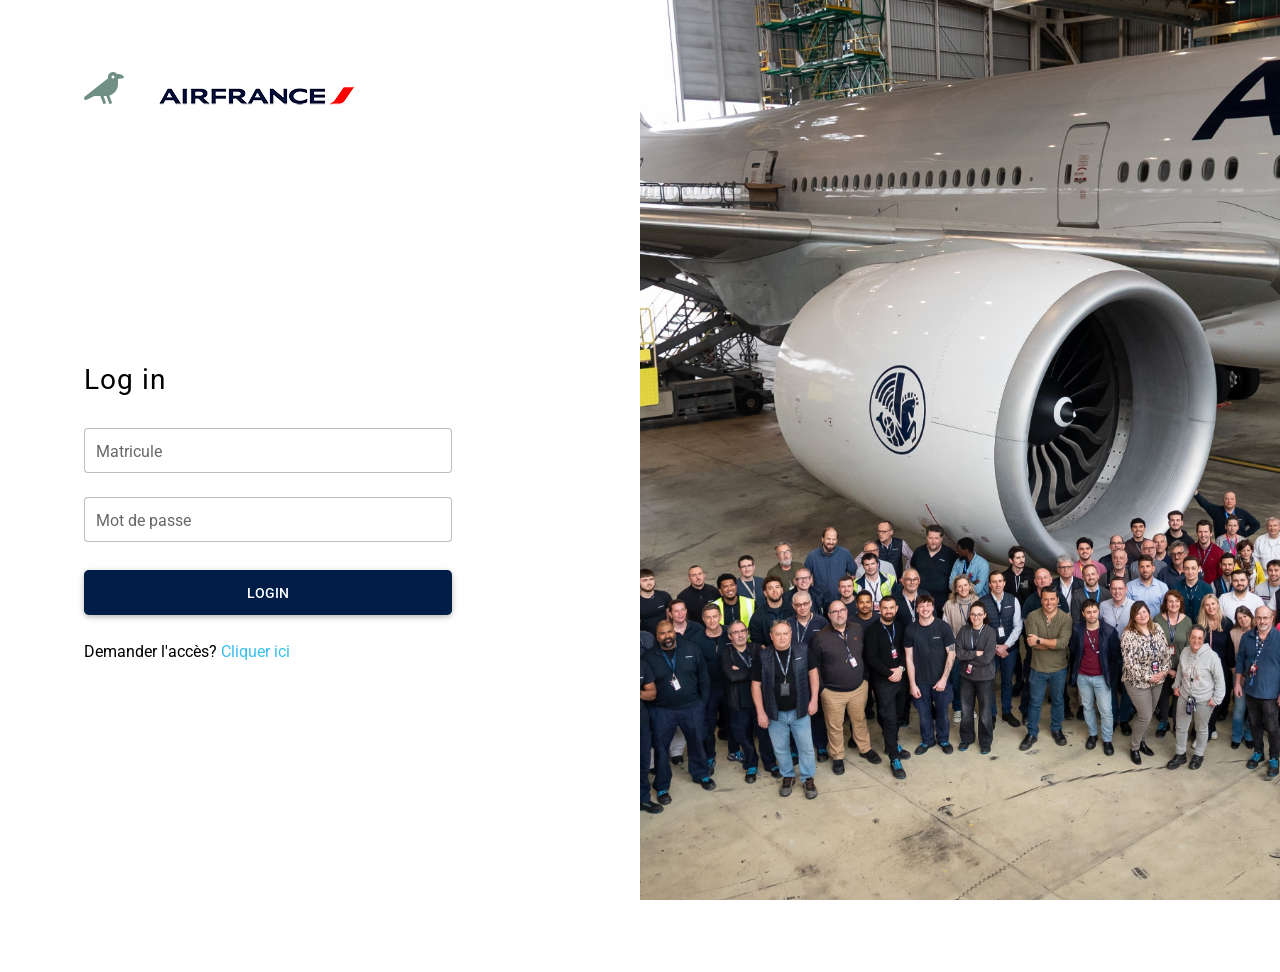
<file: login-form-5.html>
<!DOCTYPE html>
<html lang="en">

<head>
  <meta charset="UTF-8" />
  <meta name="viewport" content="width=device-width, initial-scale=1, shrink-to-fit=no" />
  <meta http-equiv="x-ua-compatible" content="ie=edge" />
  <title>Projet Condor</title>
  <!-- MDB icon -->
  <link rel="icon" href="img/mdb-favicon.ico" type="image/x-icon" />
  <!-- Font Awesome -->
  <link rel="stylesheet" href="https://use.fontawesome.com/releases/v5.15.2/css/all.css" />
  <!-- Google Fonts Roboto -->
  <link rel="stylesheet" href="https://fonts.googleapis.com/css2?family=Roboto:wght@300;400;500;700;900&display=swap" />
  <!-- MDB -->
  <link rel="stylesheet" href="css/bootstrap-login-form.min.css" />
</head>

<body>
  <!-- Start your project here-->

  <style>
    .bg-image-vertical {
      position: relative;
      overflow: hidden;
      background-repeat: no-repeat;
      background-position: right center;
      background-size: auto 100%;
    }

    @media (min-width: 1025px) {
      .h-custom-2 {
        height: 100%;
      }
    }
  </style>
  <section class="vh-100">
    <div class="container-fluid">
      <div class="row">
        <div class="col-sm-6 text-black">

          <div class="px-5 ms-xl-4">
            <i class="fas fa-crow fa-2x me-3 pt-5 mt-xl-4" style="color: #709085;"></i>
            <img src="img/logo_af_225x48.png" >
            <!--<span class="h1 fw-bold mb-0">Logo</span>-->
          </div>

          <div class="d-flex align-items-center h-custom-2 px-5 ms-xl-4 mt-5 pt-5 pt-xl-0 mt-xl-n5">

            <form style="width: 23rem;" action="login_php.php" method="post">

              <h3 class="fw-normal mb-3 pb-3" style="letter-spacing: 1px;">Log in</h3>

              <div class="form-outline mb-4">
                <input type="text" name="Matricule" id="Matricule" class="form-control form-control-lg" />
                <label class="form-label" for="Matricule">Matricule</label>
              </div>

              <div class="form-outline mb-4">
                <input type="password" name="MdP" id="MdP" class="form-control form-control-lg" />
                <label class="form-label" for="MdP">Mot de passe</label>
              </div>

              <div class="pt-1 mb-4">
                <button class="btn btn-info btn-lg btn-block" style="background-color: #001D47;">Login</button>
              </div>
               
              <!--
              <p class="small mb-5 pb-lg-2"><a class="text-muted" href="#!">Forgot password?</a></p>
              <p>Don't have an account? <a href="#!" class="link-info">Register here</a></p>
              -->
              <p>Demander l'accès? <a href="#!" class="link-info">Cliquer ici</a></p>

            </form>

          </div>

        </div>
        <div class="col-sm-6 px-0 d-none d-sm-block">
          <img src="img/mtvk.jpg" alt="Login image" class="w-100 vh-100" style="object-fit: cover; object-position: left;">
        </div>
      </div>
    </div>
  </section>
  <!-- End your project here-->

  <!-- MDB -->
   <script type="text/javascript" src="js/mdb.min.js"></script>
  <!-- Custom scripts -->
  <script type="text/javascript"></script>
</body>

</html>
</file>
